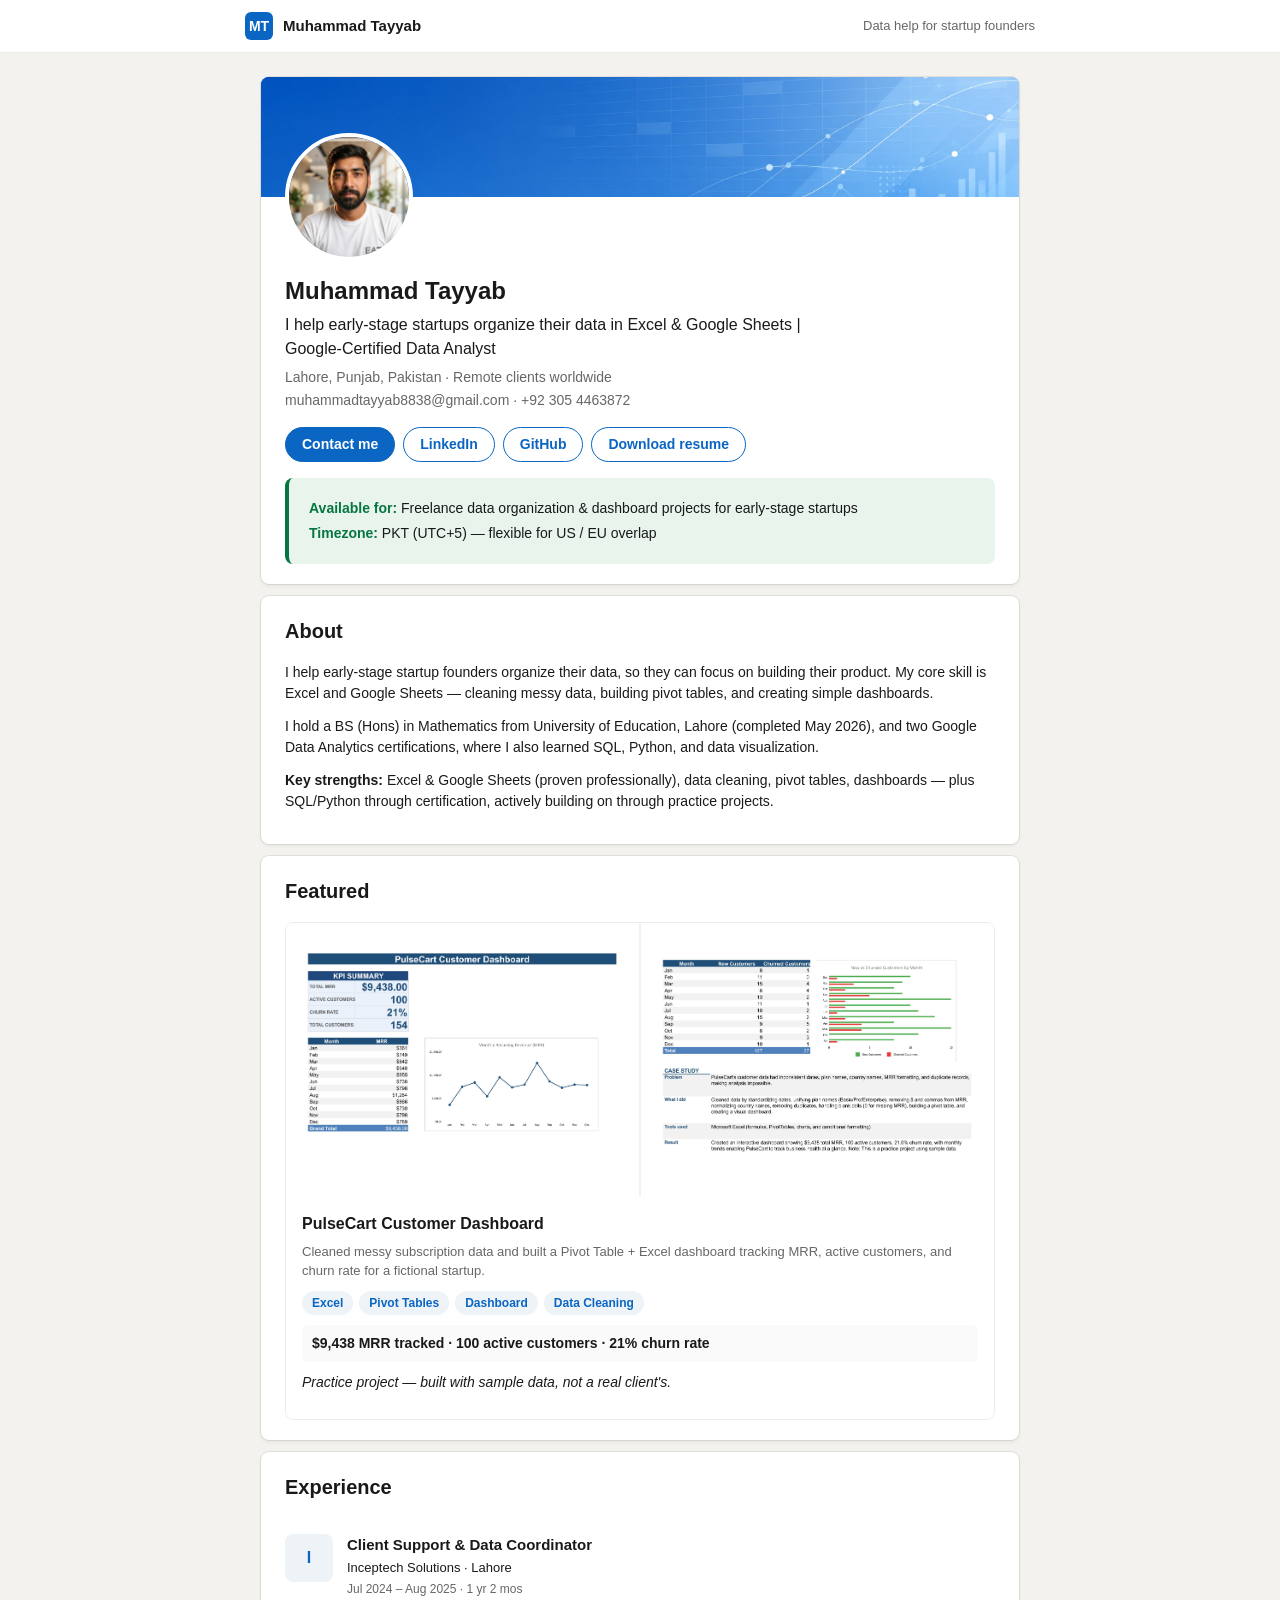
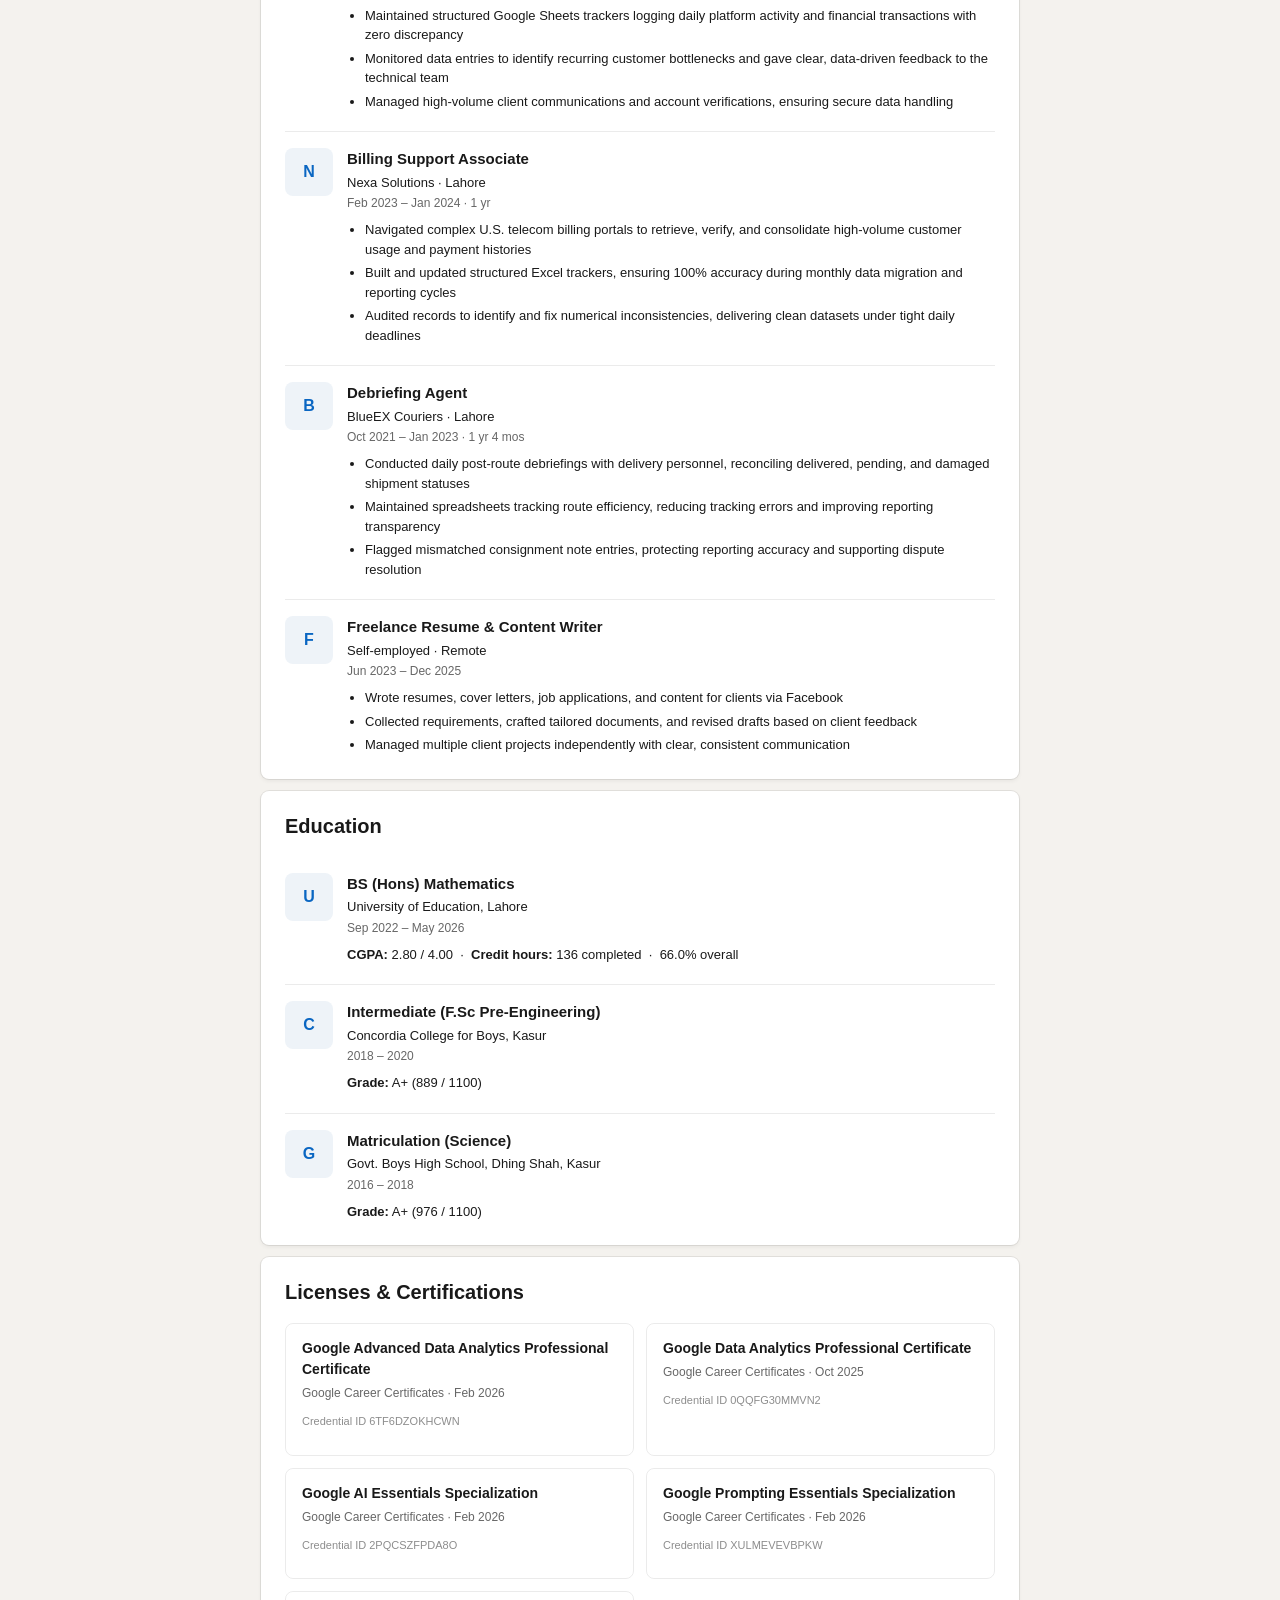
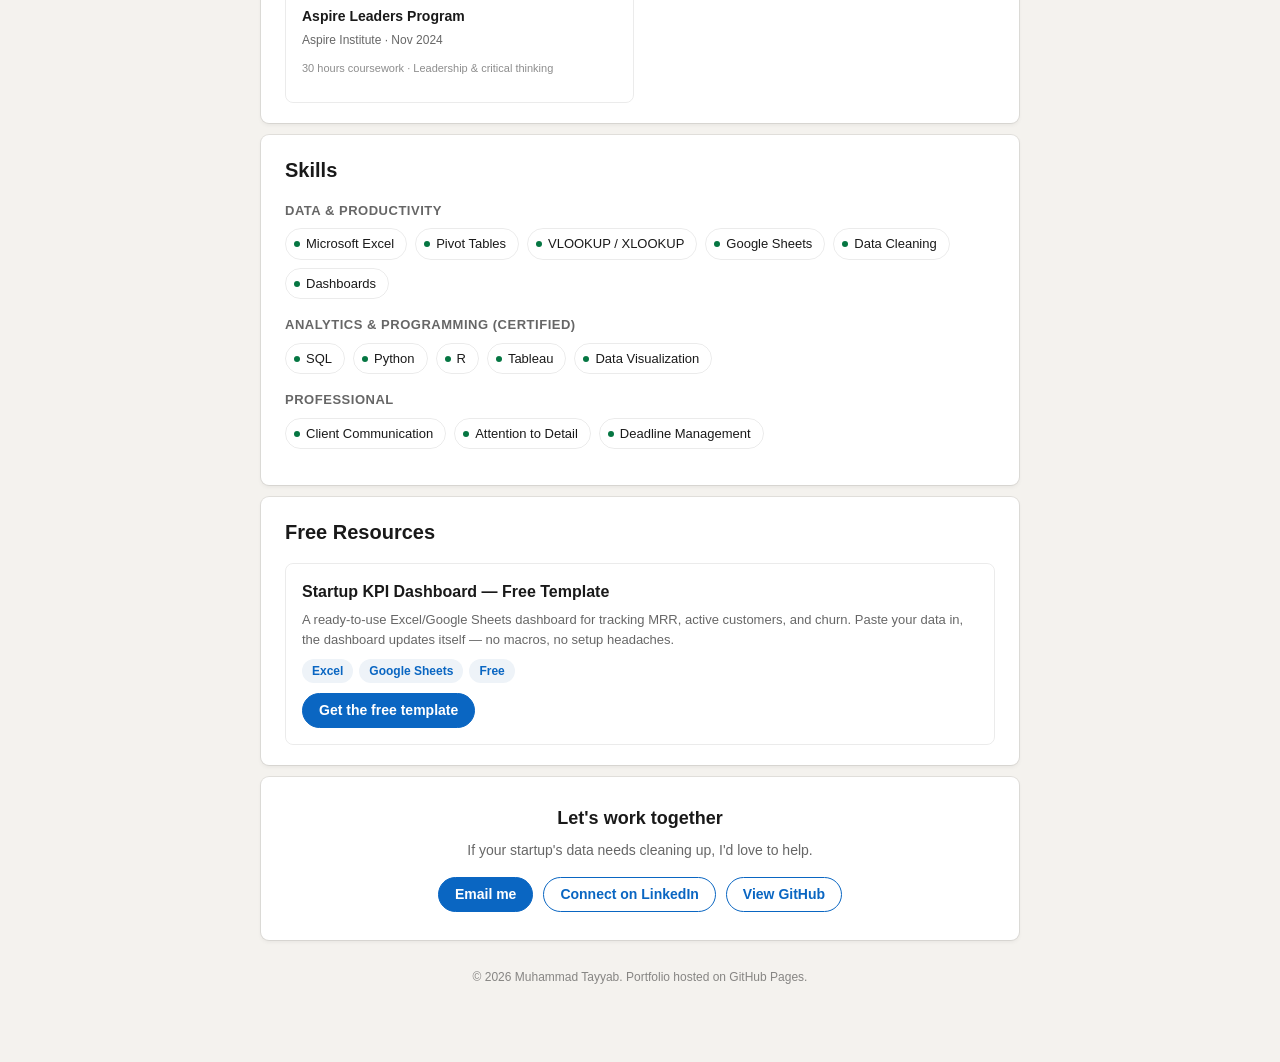
<file: index.html>
<!DOCTYPE html>
<html lang="en">
<head>
<meta charset="UTF-8">
<meta name="viewport" content="width=device-width, initial-scale=1.0">
<title>Muhammad Tayyab | Data Analyst for Startups</title>

<link rel="icon" type="image/x-icon" href="images/favicon.ico">
<link rel="icon" type="image/png" sizes="32x32" href="images/favicon-32x32.png">
<link rel="icon" type="image/png" sizes="16x16" href="images/favicon-16x16.png">
<link rel="apple-touch-icon" sizes="180x180" href="images/apple-touch-icon.png">
<link rel="icon" type="image/png" sizes="192x192" href="images/android-chrome-192x192.png">
<link rel="icon" type="image/png" sizes="512x512" href="images/android-chrome-512x512.png">
<link rel="manifest" href="images/site.webmanifest">
<meta name="theme-color" content="#0A66C2">

<link rel="stylesheet" href="style.css">

<meta name="description" content="Muhammad Tayyab — I help early-stage startup founders organize their data in Excel & Google Sheets. Google-Certified Data Analyst, based in Lahore, Pakistan, working with remote clients.">
<meta name="keywords" content="data analyst, Excel, Google Sheets, startup data, dashboards, freelance, Google Data Analytics">

<!-- Google Analytics -->
<script async src="https://www.googletagmanager.com/gtag/js?id=G-QWD6YD7MHE"></script>
<script>
  window.dataLayer = window.dataLayer || [];
  function gtag(){dataLayer.push(arguments);}
  gtag('js', new Date());
  gtag('config', 'G-QWD6YD7MHE');
</script>
</head>
<body>

<div class="topbar">
  <div class="topbar-inner">
    <div class="topbar-mark">MT</div>
    <div class="topbar-name">Muhammad Tayyab</div>
    <div class="topbar-tag">Data help for startup founders</div>
  </div>
</div>

<div class="wrap">

  <!-- Profile card -->
  <div class="card profile-card">
    <div class="banner"></div>
    <img class="profile-photo" src="images/profile.jpeg" alt="Muhammad Tayyab">
    <div class="profile-body">
      <h1>Muhammad Tayyab</h1>
      <p class="headline">I help early-stage startups organize their data in Excel &amp; Google Sheets | Google-Certified Data Analyst</p>
      <p class="meta-line">Lahore, Punjab, Pakistan · Remote clients worldwide</p>
      <p class="meta-line"><a href="mailto:muhammadtayyab8838@gmail.com">muhammadtayyab8838@gmail.com</a> · <a href="tel:+923054463872">+92 305 4463872</a></p>

      <div class="contact-row">
        <a class="pill-btn filled" href="mailto:muhammadtayyab8838@gmail.com?subject=Data%20help%20for%20our%20startup">Contact me</a>
        <a class="pill-btn" href="https://linkedin.com/in/muhammadtayyabfreelance" target="_blank">LinkedIn</a>
        <a class="pill-btn" href="https://github.com/tayyab-data" target="_blank">GitHub</a>
        <a class="pill-btn" href="assets/Muhammad_Tayyab_Resume.pdf" download>Download resume</a>
      </div>
    </div>

    <div class="open-to">
      <p><strong>Available for:</strong> Freelance data organization &amp; dashboard projects for early-stage startups</p>
      <p><strong>Timezone:</strong> PKT (UTC+5) — flexible for US / EU overlap</p>
    </div>
  </div>

  <!-- About -->
  <section class="card section about" id="about">
    <h2>About</h2>
    <p>I help early-stage startup founders organize their data, so they can focus on building their product. My core skill is Excel and Google Sheets — cleaning messy data, building pivot tables, and creating simple dashboards.</p>
    <p>I hold a BS (Hons) in Mathematics from University of Education, Lahore (completed May 2026), and two Google Data Analytics certifications, where I also learned SQL, Python, and data visualization.</p>
    <p class="strengths"><strong>Key strengths:</strong> Excel &amp; Google Sheets (proven professionally), data cleaning, pivot tables, dashboards — plus SQL/Python through certification, actively building on through practice projects.</p>
  </section>

  <!-- Featured projects -->
  <section class="card section" id="featured">
    <h2>Featured</h2>
    <div class="featured-grid">

      <div class="feature-card">
        <div class="feature-gallery">
          <img src="images/pulsecart-dashboard-1.jpg" alt="PulseCart dashboard: KPIs and MRR chart" onerror="this.style.display='none';">
          <img src="images/pulsecart-dashboard-2.jpg" alt="PulseCart dashboard: New vs Churned chart and case study" onerror="this.style.display='none';">
        </div>
        <div class="feature-body">
          <h3>PulseCart Customer Dashboard</h3>
          <p class="desc">Cleaned messy subscription data and built a Pivot Table + Excel dashboard tracking MRR, active customers, and churn rate for a fictional startup.</p>
          <div class="tag-row">
            <span class="tag">Excel</span>
            <span class="tag">Pivot Tables</span>
            <span class="tag">Dashboard</span>
            <span class="tag">Data Cleaning</span>
          </div>
          <p class="impact-line">$9,438 MRR tracked · 100 active customers · 21% churn rate</p>
          <p class="sample-note">Practice project — built with sample data, not a real client's.</p>
        </div>
      </div>

    </div>
  </section>

  <!-- Experience -->
  <section class="card section" id="experience">
    <h2>Experience</h2>

    <div class="exp-item">
      <div class="logo-box">I</div>
      <div class="exp-content">
        <h3>Client Support &amp; Data Coordinator</h3>
        <p class="org">Inceptech Solutions · Lahore</p>
        <p class="dates">Jul 2024 – Aug 2025 · 1 yr 2 mos</p>
        <ul>
          <li>Maintained structured Google Sheets trackers logging daily platform activity and financial transactions with zero discrepancy</li>
          <li>Monitored data entries to identify recurring customer bottlenecks and gave clear, data-driven feedback to the technical team</li>
          <li>Managed high-volume client communications and account verifications, ensuring secure data handling</li>
        </ul>
      </div>
    </div>

    <div class="exp-item">
      <div class="logo-box">N</div>
      <div class="exp-content">
        <h3>Billing Support Associate</h3>
        <p class="org">Nexa Solutions · Lahore</p>
        <p class="dates">Feb 2023 – Jan 2024 · 1 yr</p>
        <ul>
          <li>Navigated complex U.S. telecom billing portals to retrieve, verify, and consolidate high-volume customer usage and payment histories</li>
          <li>Built and updated structured Excel trackers, ensuring 100% accuracy during monthly data migration and reporting cycles</li>
          <li>Audited records to identify and fix numerical inconsistencies, delivering clean datasets under tight daily deadlines</li>
        </ul>
      </div>
    </div>

    <div class="exp-item">
      <div class="logo-box">B</div>
      <div class="exp-content">
        <h3>Debriefing Agent</h3>
        <p class="org">BlueEX Couriers · Lahore</p>
        <p class="dates">Oct 2021 – Jan 2023 · 1 yr 4 mos</p>
        <ul>
          <li>Conducted daily post-route debriefings with delivery personnel, reconciling delivered, pending, and damaged shipment statuses</li>
          <li>Maintained spreadsheets tracking route efficiency, reducing tracking errors and improving reporting transparency</li>
          <li>Flagged mismatched consignment note entries, protecting reporting accuracy and supporting dispute resolution</li>
        </ul>
      </div>
    </div>

    <div class="exp-item">
      <div class="logo-box">F</div>
      <div class="exp-content">
        <h3>Freelance Resume &amp; Content Writer</h3>
        <p class="org">Self-employed · Remote</p>
        <p class="dates">Jun 2023 – Dec 2025</p>
        <ul>
          <li>Wrote resumes, cover letters, job applications, and content for clients via Facebook</li>
          <li>Collected requirements, crafted tailored documents, and revised drafts based on client feedback</li>
          <li>Managed multiple client projects independently with clear, consistent communication</li>
        </ul>
      </div>
    </div>

  </section>

  <!-- Education -->
  <section class="card section" id="education">
    <h2>Education</h2>

    <div class="edu-item">
      <div class="logo-box">U</div>
      <div class="exp-content">
        <h3>BS (Hons) Mathematics</h3>
        <p class="org">University of Education, Lahore</p>
        <p class="dates">Sep 2022 – May 2026</p>
        <p style="font-size:13px; margin:4px 0;"><strong>CGPA:</strong> 2.80 / 4.00 &nbsp;·&nbsp; <strong>Credit hours:</strong> 136 completed &nbsp;·&nbsp; 66.0% overall</p>
      </div>
    </div>

    <div class="edu-item">
      <div class="logo-box">C</div>
      <div class="exp-content">
        <h3>Intermediate (F.Sc Pre-Engineering)</h3>
        <p class="org">Concordia College for Boys, Kasur</p>
        <p class="dates">2018 – 2020</p>
        <p style="font-size:13px; margin:4px 0;"><strong>Grade:</strong> A+ (889 / 1100)</p>
      </div>
    </div>

    <div class="edu-item">
      <div class="logo-box">G</div>
      <div class="exp-content">
        <h3>Matriculation (Science)</h3>
        <p class="org">Govt. Boys High School, Dhing Shah, Kasur</p>
        <p class="dates">2016 – 2018</p>
        <p style="font-size:13px; margin:4px 0;"><strong>Grade:</strong> A+ (976 / 1100)</p>
      </div>
    </div>

  </section>

  <!-- Licenses & Certifications -->
  <section class="card section" id="certifications">
    <h2>Licenses &amp; Certifications</h2>
    <div class="cert-grid">

      <div class="cert-card">
        <h3>Google Advanced Data Analytics Professional Certificate</h3>
        <p class="issuer">Google Career Certificates · Feb 2026</p>
        <p class="cert-id">Credential ID 6TF6DZOKHCWN</p>
      </div>

      <div class="cert-card">
        <h3>Google Data Analytics Professional Certificate</h3>
        <p class="issuer">Google Career Certificates · Oct 2025</p>
        <p class="cert-id">Credential ID 0QQFG30MMVN2</p>
      </div>

      <div class="cert-card">
        <h3>Google AI Essentials Specialization</h3>
        <p class="issuer">Google Career Certificates · Feb 2026</p>
        <p class="cert-id">Credential ID 2PQCSZFPDA8O</p>
      </div>

      <div class="cert-card">
        <h3>Google Prompting Essentials Specialization</h3>
        <p class="issuer">Google Career Certificates · Feb 2026</p>
        <p class="cert-id">Credential ID XULMEVEVBPKW</p>
      </div>

      <div class="cert-card">
        <h3>Aspire Leaders Program</h3>
        <p class="issuer">Aspire Institute · Nov 2024</p>
        <p class="cert-id">30 hours coursework · Leadership &amp; critical thinking</p>
      </div>

    </div>
  </section>

  <!-- Skills -->
  <section class="card section" id="skills">
    <h2>Skills</h2>

    <div class="skill-group">
      <h3>Data &amp; Productivity</h3>
      <div class="skill-pills">
        <span class="skill-pill"><span class="dot"></span>Microsoft Excel</span>
        <span class="skill-pill"><span class="dot"></span>Pivot Tables</span>
        <span class="skill-pill"><span class="dot"></span>VLOOKUP / XLOOKUP</span>
        <span class="skill-pill"><span class="dot"></span>Google Sheets</span>
        <span class="skill-pill"><span class="dot"></span>Data Cleaning</span>
        <span class="skill-pill"><span class="dot"></span>Dashboards</span>
      </div>
    </div>

    <div class="skill-group">
      <h3>Analytics &amp; Programming (certified)</h3>
      <div class="skill-pills">
        <span class="skill-pill"><span class="dot"></span>SQL</span>
        <span class="skill-pill"><span class="dot"></span>Python</span>
        <span class="skill-pill"><span class="dot"></span>R</span>
        <span class="skill-pill"><span class="dot"></span>Tableau</span>
        <span class="skill-pill"><span class="dot"></span>Data Visualization</span>
      </div>
    </div>

    <div class="skill-group">
      <h3>Professional</h3>
      <div class="skill-pills">
        <span class="skill-pill"><span class="dot"></span>Client Communication</span>
        <span class="skill-pill"><span class="dot"></span>Attention to Detail</span>
        <span class="skill-pill"><span class="dot"></span>Deadline Management</span>
      </div>
    </div>
  </section>

  <!-- Free Resources -->
<section class="card section" id="resources">
  <h2>Free Resources</h2>
  <div class="feature-card">
    <div class="feature-body">
      <h3>Startup KPI Dashboard — Free Template</h3>
      <p class="desc">A ready-to-use Excel/Google Sheets dashboard for tracking MRR, active customers, and churn. Paste your data in, the dashboard updates itself — no macros, no setup headaches.</p>
      <div class="tag-row">
        <span class="tag">Excel</span>
        <span class="tag">Google Sheets</span>
        <span class="tag">Free</span>
      </div>
      <div class="contact-row" style="margin-top:10px;">
        <a class="pill-btn filled" href="https://github.com/tayyab-data/startup-kpi-dashboard-template" target="_blank">Get the free template</a>
      </div>
    </div>
  </div>
</section>
  <!-- Footer / contact -->
  <section class="card footer-card" id="contact">
    <h2>Let's work together</h2>
    <p>If your startup's data needs cleaning up, I'd love to help.</p>
    <div class="footer-actions">
      <a class="pill-btn filled" href="mailto:muhammadtayyab8838@gmail.com?subject=Data%20help%20for%20our%20startup">Email me</a>
      <a class="pill-btn" href="https://linkedin.com/in/tayyab-data" target="_blank">Connect on LinkedIn</a>
      <a class="pill-btn" href="https://github.com/tayyab-data" target="_blank">View GitHub</a>
    </div>
  </section>

  <p class="foot-note">© 2026 Muhammad Tayyab. Portfolio hosted on GitHub Pages.</p>

</div>
</body>
</html>
</file>
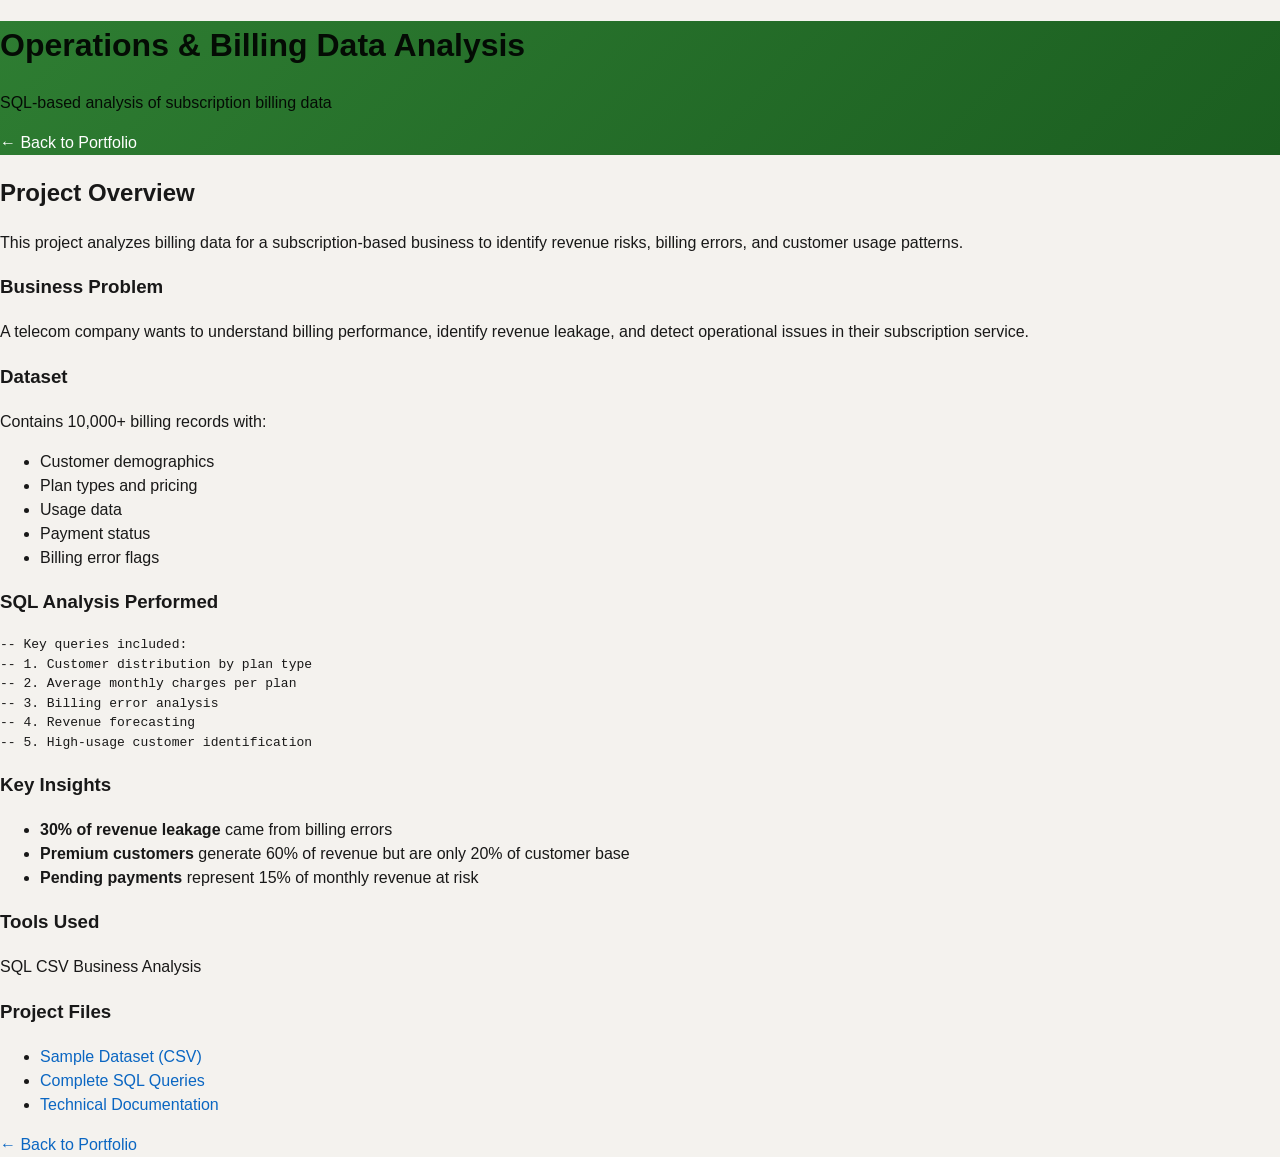
<file: projects/billing-analysis/index.html>
<!DOCTYPE html>
<html lang="en">
<head>
    <meta charset="UTF-8">
    <meta name="viewport" content="width=device-width, initial-scale=1.0">
    <title>Billing Analysis Project</title>
    <link rel="stylesheet" href="../../style.css">
</head>
<body>
    <header style="background: linear-gradient(135deg, #2e7d32, #1b5e20);">
        <h1>Operations & Billing Data Analysis</h1>
        <p>SQL-based analysis of subscription billing data</p>
        <a href="../../index.html" style="color: white;">← Back to Portfolio</a>
    </header>

    <section>
        <h2>Project Overview</h2>
        <p>This project analyzes billing data for a subscription-based business to identify revenue risks, billing errors, and customer usage patterns.</p>
        
        <h3>Business Problem</h3>
        <p>A telecom company wants to understand billing performance, identify revenue leakage, and detect operational issues in their subscription service.</p>
        
        <h3>Dataset</h3>
        <p>Contains 10,000+ billing records with:
        <ul>
            <li>Customer demographics</li>
            <li>Plan types and pricing</li>
            <li>Usage data</li>
            <li>Payment status</li>
            <li>Billing error flags</li>
        </ul>
        
        <h3>SQL Analysis Performed</h3>
        <pre><code>-- Key queries included:
-- 1. Customer distribution by plan type
-- 2. Average monthly charges per plan
-- 3. Billing error analysis
-- 4. Revenue forecasting
-- 5. High-usage customer identification</code></pre>
        
        <h3>Key Insights</h3>
        <ul>
            <li><strong>30% of revenue leakage</strong> came from billing errors</li>
            <li><strong>Premium customers</strong> generate 60% of revenue but are only 20% of customer base</li>
            <li><strong>Pending payments</strong> represent 15% of monthly revenue at risk</li>
        </ul>
        
        <h3>Tools Used</h3>
        <div class="tech">
            <span class="tech-tag">SQL</span>
            <span class="tech-tag">CSV</span>
            <span class="tech-tag">Business Analysis</span>
        </div>
        
        <h3>Project Files</h3>
        <ul>
            <li><a href="billing_data.csv">Sample Dataset (CSV)</a></li>
            <li><a href="sql_queries.sql">Complete SQL Queries</a></li>
            <li><a href="README.md">Technical Documentation</a></li>
        </ul>
        
        <a href="../../index.html" class="project-link">← Back to Portfolio</a>
    </section>
</body>
</html>
</file>
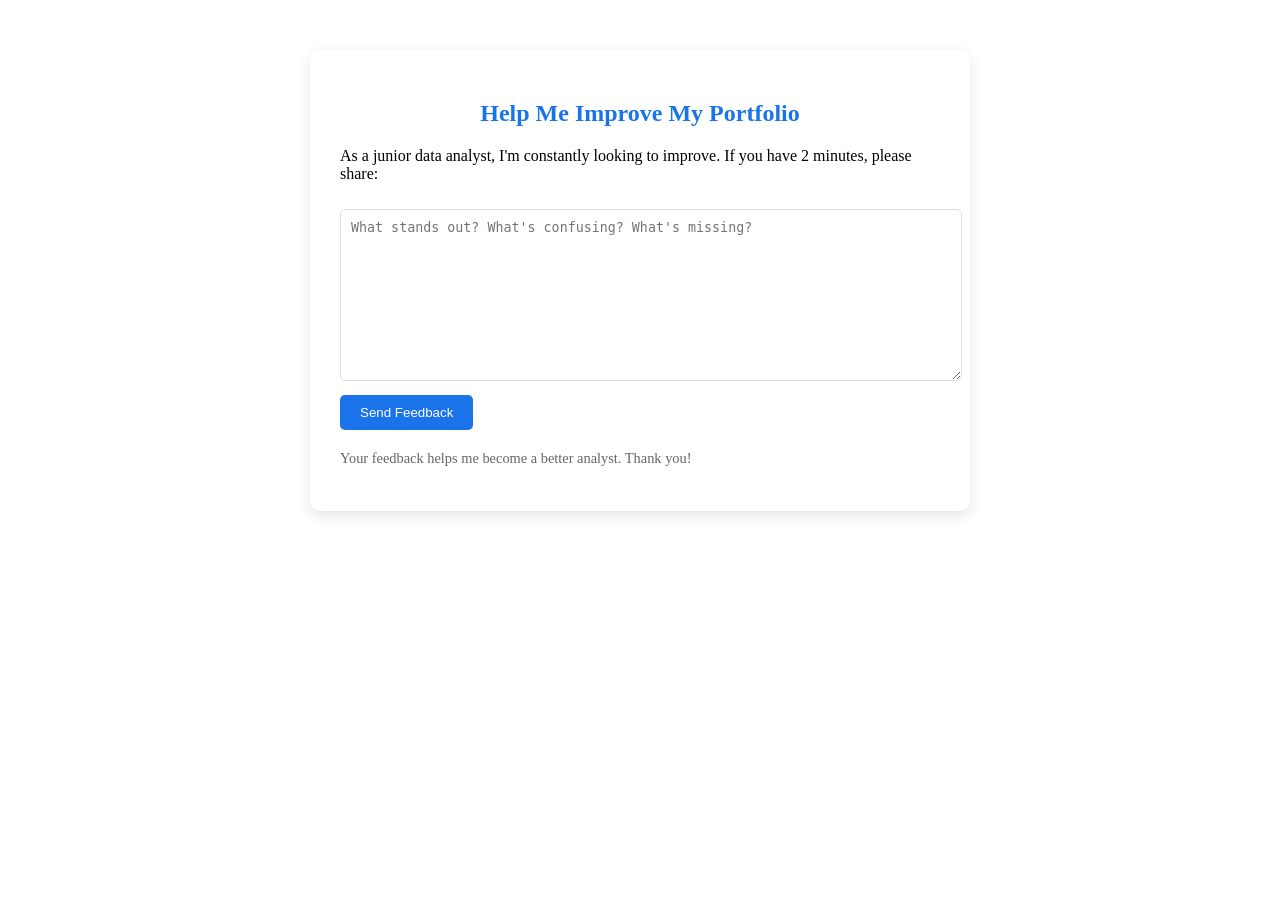
<file: feedback.html>
<!DOCTYPE html>
<html>
<head>
    <title>Feedback - My Portfolio</title>
    <style>
        .feedback-form {
            max-width: 600px;
            margin: 50px auto;
            padding: 30px;
            background: white;
            border-radius: 10px;
            box-shadow: 0 5px 15px rgba(0,0,0,0.1);
        }
        .feedback-form h2 {
            color: #1a73e8;
            text-align: center;
        }
        .feedback-form textarea {
            width: 100%;
            height: 150px;
            padding: 10px;
            margin: 10px 0;
            border: 1px solid #ddd;
            border-radius: 5px;
        }
        .feedback-form button {
            background: #1a73e8;
            color: white;
            padding: 10px 20px;
            border: none;
            border-radius: 5px;
            cursor: pointer;
        }
    </style>
</head>
<body>
    <div class="feedback-form">
        <h2>Help Me Improve My Portfolio</h2>
        <p>As a junior data analyst, I'm constantly looking to improve. If you have 2 minutes, please share:</p>
        <form action="mailto:muhammadtayyab8838@gmail.com" method="post" enctype="text/plain">
            <textarea name="feedback" placeholder="What stands out? What's confusing? What's missing?"></textarea>
            <br>
            <button type="submit">Send Feedback</button>
        </form>
        <p style="margin-top: 20px; font-size: 0.9em; color: #666;">
            Your feedback helps me become a better analyst. Thank you!
        </p>
    </div>
</body>
</html>
</file>
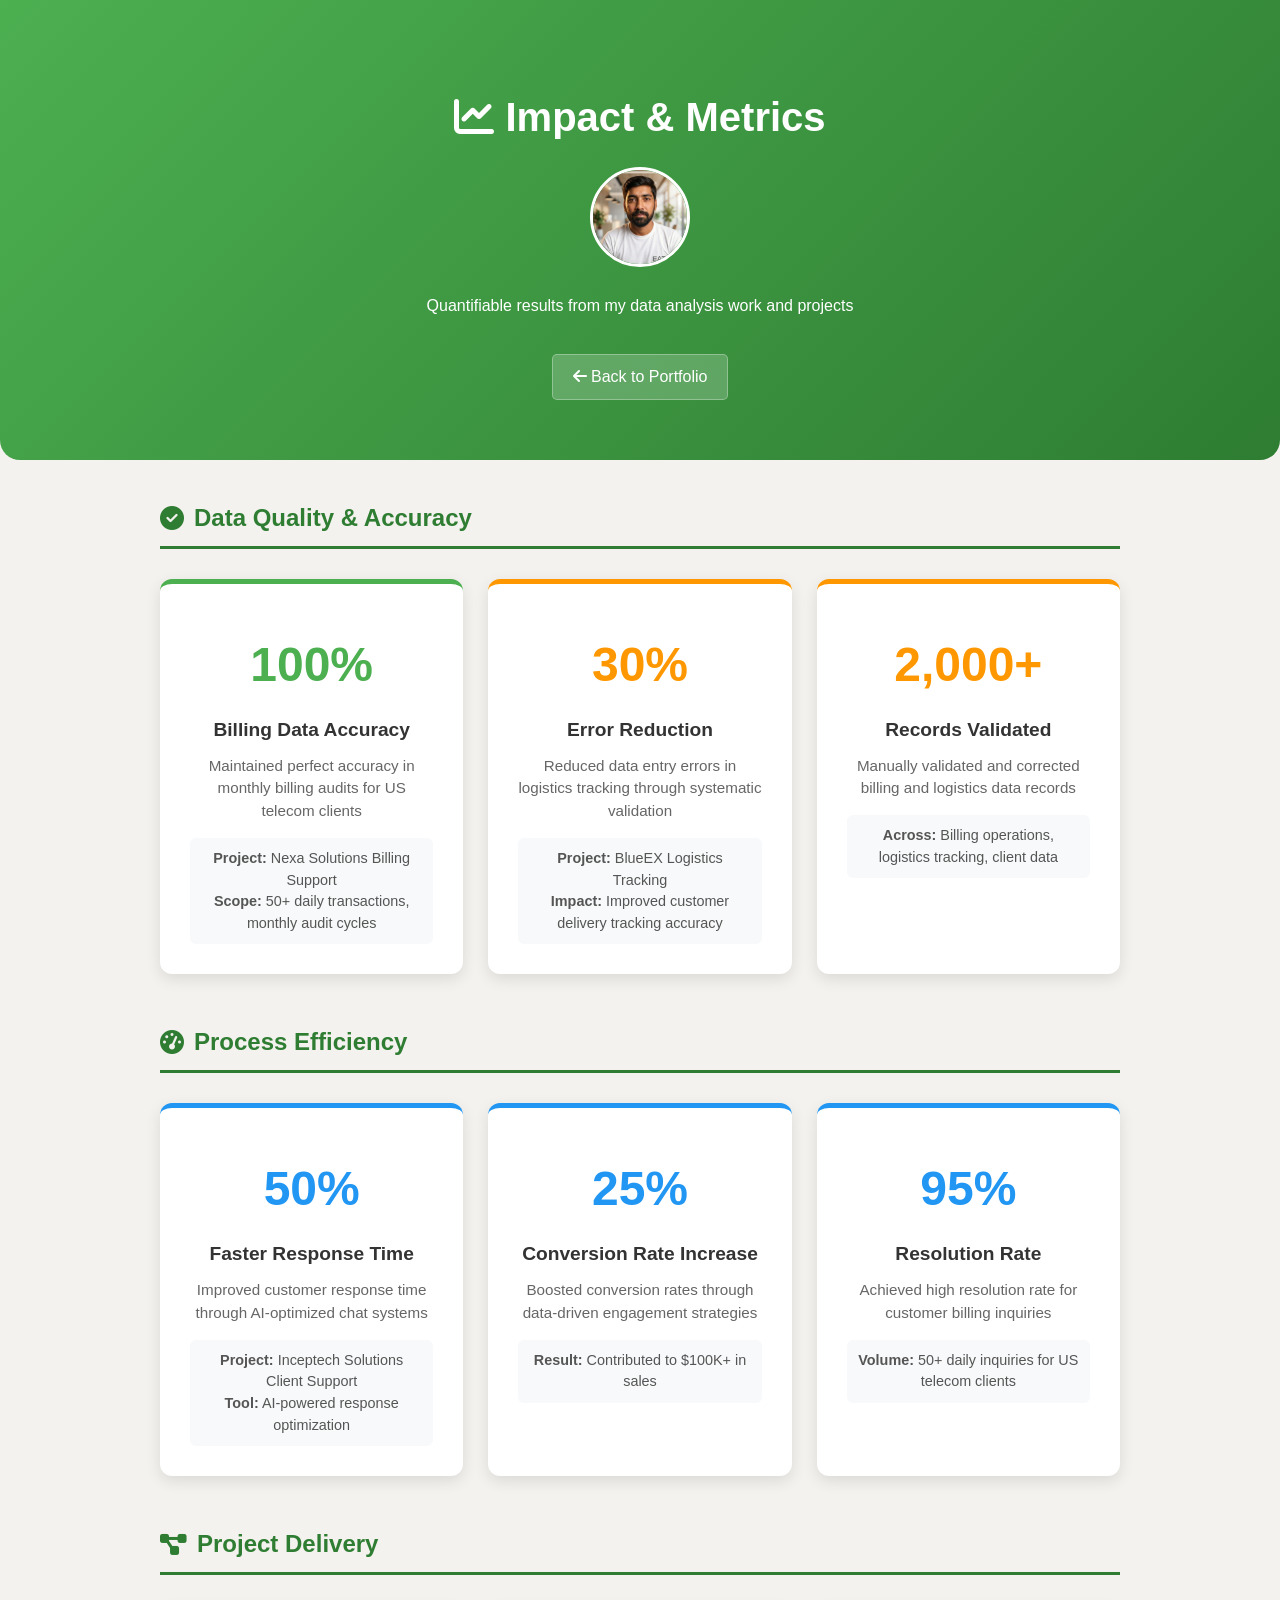
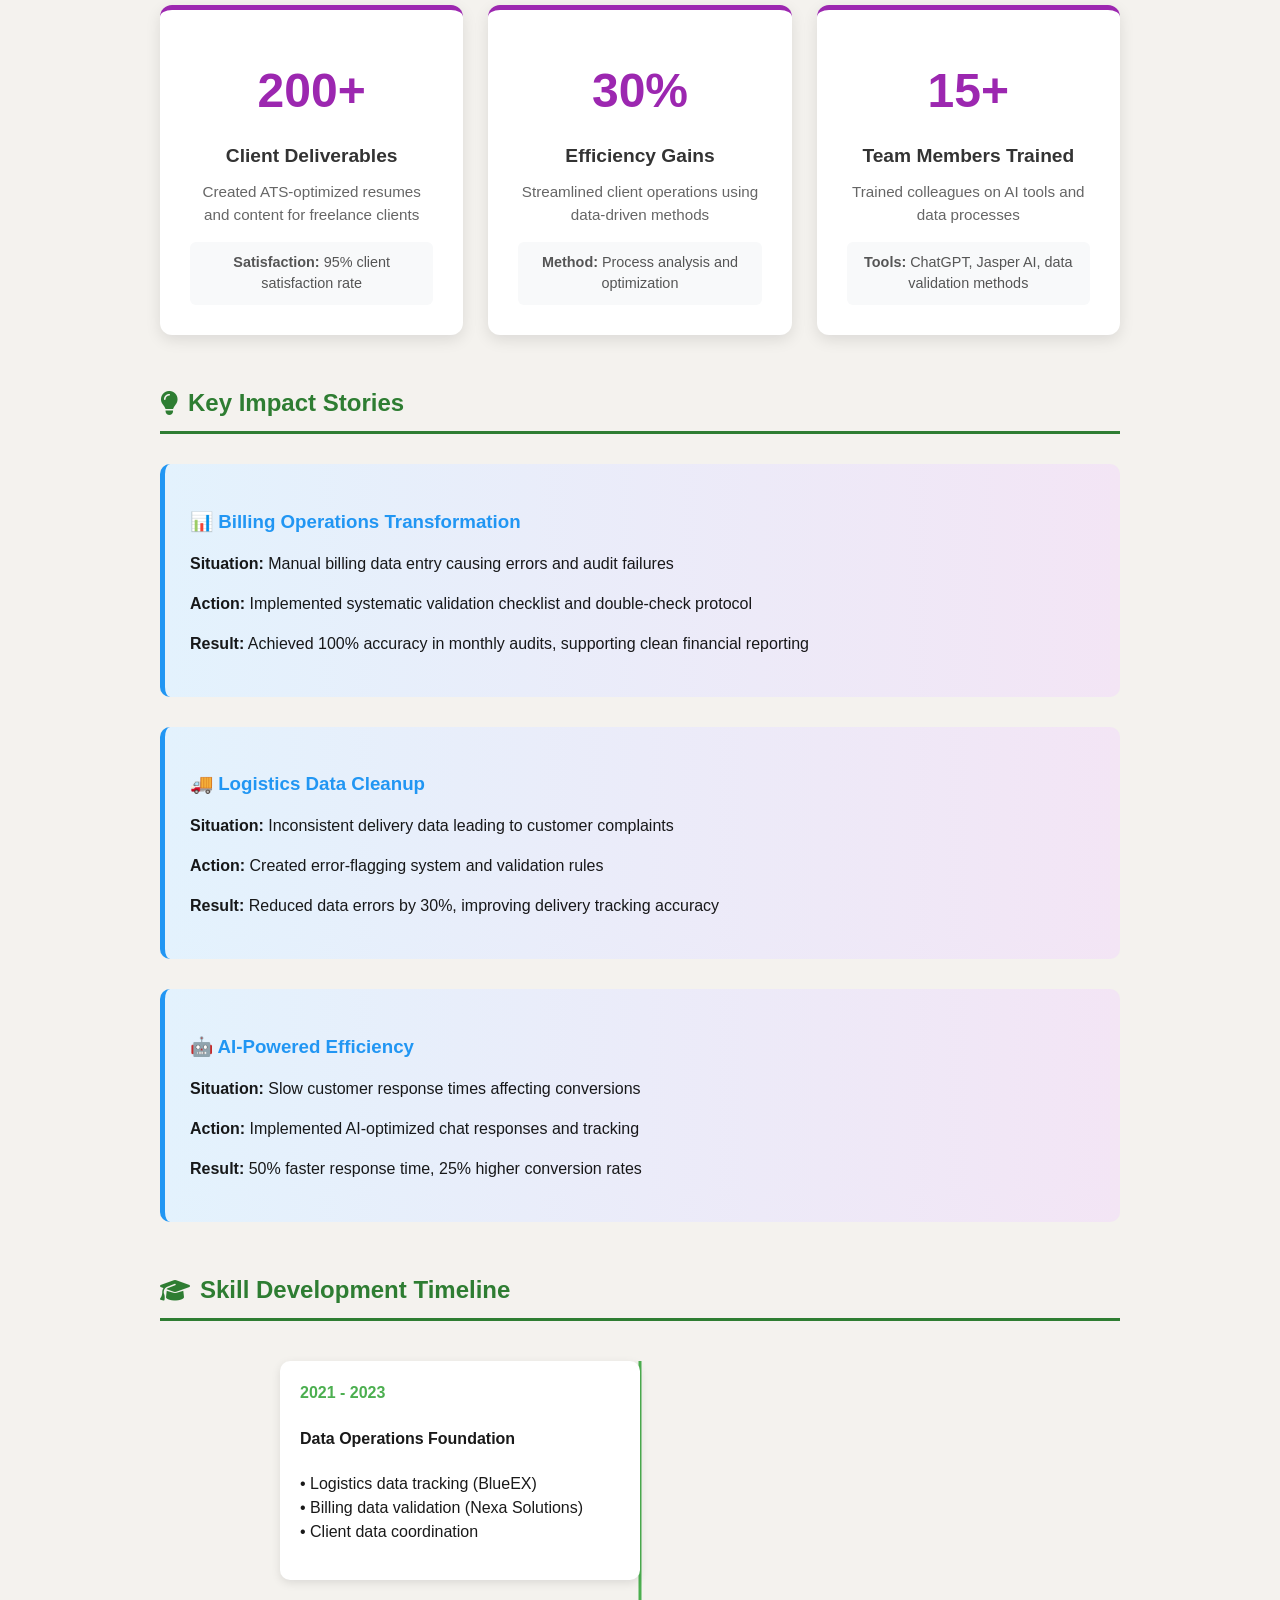
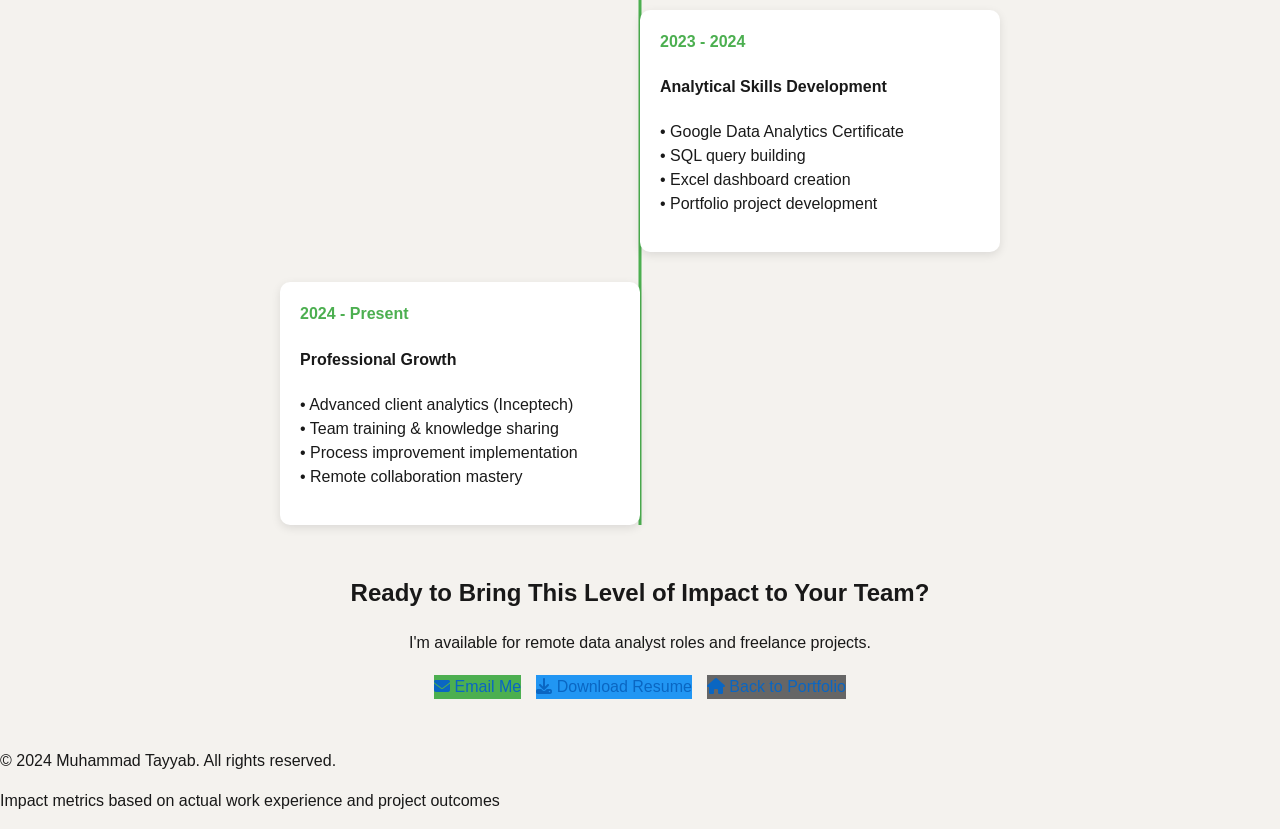
<file: metrics.html>
<!DOCTYPE html>
<html lang="en">
<head>
    <meta charset="UTF-8">
    <meta name="viewport" content="width=device-width, initial-scale=1.0">
    <title>Impact Metrics | Muhammad Tayyab - Data Analyst</title>
    
    <!-- Link to your existing CSS -->
    <link rel="stylesheet" href="style.css">
    
    <!-- Additional styles for this page -->
    <style>
        /* Page-specific styles */
        .metrics-hero {
            background: linear-gradient(135deg, #4CAF50, #2E7D32);
            color: white;
            padding: 60px 20px;
            text-align: center;
            border-radius: 0 0 20px 20px;
            margin-bottom: 40px;
        }
        
        .metrics-hero h1 {
            font-size: 2.5rem;
            margin-bottom: 10px;
        }
        
        .back-button {
            display: inline-block;
            margin-top: 20px;
            padding: 10px 20px;
            background: rgba(255, 255, 255, 0.2);
            color: white;
            text-decoration: none;
            border-radius: 5px;
            border: 1px solid rgba(255, 255, 255, 0.3);
        }
        
        .back-button:hover {
            background: rgba(255, 255, 255, 0.3);
        }
        
        /* Metrics Grid Layout */
        .metrics-container {
            max-width: 1000px;
            margin: 0 auto;
            padding: 0 20px;
        }
        
        .metrics-category {
            margin-bottom: 50px;
        }
        
        .metrics-category h2 {
            color: #2E7D32;
            border-bottom: 3px solid #2E7D32;
            padding-bottom: 10px;
            margin-bottom: 30px;
            display: flex;
            align-items: center;
            gap: 10px;
        }
        
        .metrics-category h2 i {
            font-size: 1.5rem;
        }
        
        .metrics-grid {
            display: grid;
            grid-template-columns: repeat(auto-fit, minmax(250px, 1fr));
            gap: 25px;
        }
        
        /* Individual Metric Cards */
        .metric-card {
            background: white;
            padding: 30px;
            border-radius: 12px;
            box-shadow: 0 5px 15px rgba(0,0,0,0.1);
            text-align: center;
            transition: transform 0.3s, box-shadow 0.3s;
            border-top: 5px solid;
        }
        
        .metric-card:hover {
            transform: translateY(-5px);
            box-shadow: 0 10px 25px rgba(0,0,0,0.15);
        }
        
        /* Different colors for different metric types */
        .accuracy { border-top-color: #4CAF50; }
        .efficiency { border-top-color: #2196F3; }
        .quality { border-top-color: #FF9800; }
        .growth { border-top-color: #9C27B0; }
        
        .metric-value {
            font-size: 3rem;
            font-weight: bold;
            margin: 15px 0;
        }
        
        .accuracy .metric-value { color: #4CAF50; }
        .efficiency .metric-value { color: #2196F3; }
        .quality .metric-value { color: #FF9800; }
        .growth .metric-value { color: #9C27B0; }
        
        .metric-title {
            font-size: 1.2rem;
            font-weight: 600;
            margin-bottom: 10px;
            color: #333;
        }
        
        .metric-description {
            color: #666;
            font-size: 0.95rem;
            line-height: 1.5;
        }
        
        .metric-context {
            margin-top: 15px;
            padding: 10px;
            background: #f8f9fa;
            border-radius: 6px;
            font-size: 0.9rem;
            color: #555;
        }
        
        /* Impact Stories Section */
        .impact-story {
            background: linear-gradient(to right, #E3F2FD, #F3E5F5);
            padding: 25px;
            border-radius: 10px;
            margin: 30px 0;
            border-left: 5px solid #2196F3;
        }
        
        .impact-story h3 {
            color: #2196F3;
            margin-bottom: 10px;
        }
        
        /* Timeline Visualization */
        .timeline {
            position: relative;
            max-width: 800px;
            margin: 40px auto;
        }
        
        .timeline::before {
            content: '';
            position: absolute;
            left: 50%;
            top: 0;
            bottom: 0;
            width: 3px;
            background: #4CAF50;
            transform: translateX(-50%);
        }
        
        .timeline-item {
            position: relative;
            margin: 30px 0;
            width: 45%;
            padding: 20px;
            background: white;
            border-radius: 10px;
            box-shadow: 0 3px 10px rgba(0,0,0,0.1);
        }
        
        .timeline-item:nth-child(odd) {
            margin-left: 5%;
        }
        
        .timeline-item:nth-child(even) {
            margin-left: 50%;
        }
        
        .timeline-date {
            font-weight: bold;
            color: #4CAF50;
            margin-bottom: 5px;
        }
        
        /* Mobile Responsive */
        @media (max-width: 768px) {
            .metrics-hero h1 {
                font-size: 2rem;
            }
            
            .metrics-grid {
                grid-template-columns: 1fr;
            }
            
            .timeline::before {
                left: 20px;
            }
            
            .timeline-item {
                width: calc(100% - 50px);
                margin-left: 50px !important;
            }
        }
    </style>
    
    <!-- Font Awesome for icons -->
    <link rel="stylesheet" href="https://cdnjs.cloudflare.com/ajax/libs/font-awesome/6.4.0/css/all.min.css">
</head>
<body>
    <!-- Hero Section -->
    <div class="metrics-hero">
        <div class="metrics-container">
            <h1><i class="fas fa-chart-line"></i> Impact & Metrics</h1>

                 <!-- Add profile photo -->
             <div style="margin: 20px auto; text-align: center;">
              <img src="images/profile.jpg.jpeg" 
              alt="Muhammad Tayyab"
         style="width: 100px; 
                height: 100px; 
                border-radius: 50%; 
                border: 3px solid white;">
        </div>
            <p>Quantifiable results from my data analysis work and projects</p>
            <a href="index.html" class="back-button">
                <i class="fas fa-arrow-left"></i> Back to Portfolio
            </a>
        </div>
    </div>

    <div class="metrics-container">
        <!-- DATA QUALITY METRICS -->
        <section class="metrics-category">
            <h2><i class="fas fa-check-circle"></i> Data Quality & Accuracy</h2>
            
            <div class="metrics-grid">
                <!-- Metric 1 -->
                <div class="metric-card accuracy">
                    <div class="metric-value">100%</div>
                    <div class="metric-title">Billing Data Accuracy</div>
                    <div class="metric-description">
                        Maintained perfect accuracy in monthly billing audits for US telecom clients
                    </div>
                    <div class="metric-context">
                        <strong>Project:</strong> Nexa Solutions Billing Support<br>
                        <strong>Scope:</strong> 50+ daily transactions, monthly audit cycles
                    </div>
                </div>
                
                <!-- Metric 2 -->
                <div class="metric-card quality">
                    <div class="metric-value">30%</div>
                    <div class="metric-title">Error Reduction</div>
                    <div class="metric-description">
                        Reduced data entry errors in logistics tracking through systematic validation
                    </div>
                    <div class="metric-context">
                        <strong>Project:</strong> BlueEX Logistics Tracking<br>
                        <strong>Impact:</strong> Improved customer delivery tracking accuracy
                    </div>
                </div>
                
                <!-- Metric 3 -->
                <div class="metric-card quality">
                    <div class="metric-value">2,000+</div>
                    <div class="metric-title">Records Validated</div>
                    <div class="metric-description">
                        Manually validated and corrected billing and logistics data records
                    </div>
                    <div class="metric-context">
                        <strong>Across:</strong> Billing operations, logistics tracking, client data
                    </div>
                </div>
            </div>
        </section>

        <!-- PROCESS EFFICIENCY METRICS -->
        <section class="metrics-category">
            <h2><i class="fas fa-tachometer-alt"></i> Process Efficiency</h2>
            
            <div class="metrics-grid">
                <!-- Metric 4 -->
                <div class="metric-card efficiency">
                    <div class="metric-value">50%</div>
                    <div class="metric-title">Faster Response Time</div>
                    <div class="metric-description">
                        Improved customer response time through AI-optimized chat systems
                    </div>
                    <div class="metric-context">
                        <strong>Project:</strong> Inceptech Solutions Client Support<br>
                        <strong>Tool:</strong> AI-powered response optimization
                    </div>
                </div>
                
                <!-- Metric 5 -->
                <div class="metric-card efficiency">
                    <div class="metric-value">25%</div>
                    <div class="metric-title">Conversion Rate Increase</div>
                    <div class="metric-description">
                        Boosted conversion rates through data-driven engagement strategies
                    </div>
                    <div class="metric-context">
                        <strong>Result:</strong> Contributed to $100K+ in sales
                    </div>
                </div>
                
                <!-- Metric 6 -->
                <div class="metric-card efficiency">
                    <div class="metric-value">95%</div>
                    <div class="metric-title">Resolution Rate</div>
                    <div class="metric-description">
                        Achieved high resolution rate for customer billing inquiries
                    </div>
                    <div class="metric-context">
                        <strong>Volume:</strong> 50+ daily inquiries for US telecom clients
                    </div>
                </div>
            </div>
        </section>

        <!-- PROJECT DELIVERY METRICS -->
        <section class="metrics-category">
            <h2><i class="fas fa-project-diagram"></i> Project Delivery</h2>
            
            <div class="metrics-grid">
                <!-- Metric 7 -->
                <div class="metric-card growth">
                    <div class="metric-value">200+</div>
                    <div class="metric-title">Client Deliverables</div>
                    <div class="metric-description">
                        Created ATS-optimized resumes and content for freelance clients
                    </div>
                    <div class="metric-context">
                        <strong>Satisfaction:</strong> 95% client satisfaction rate
                    </div>
                </div>
                
                <!-- Metric 8 -->
                <div class="metric-card growth">
                    <div class="metric-value">30%</div>
                    <div class="metric-title">Efficiency Gains</div>
                    <div class="metric-description">
                        Streamlined client operations using data-driven methods
                    </div>
                    <div class="metric-context">
                        <strong>Method:</strong> Process analysis and optimization
                    </div>
                </div>
                
                <!-- Metric 9 -->
                <div class="metric-card growth">
                    <div class="metric-value">15+</div>
                    <div class="metric-title">Team Members Trained</div>
                    <div class="metric-description">
                        Trained colleagues on AI tools and data processes
                    </div>
                    <div class="metric-context">
                        <strong>Tools:</strong> ChatGPT, Jasper AI, data validation methods
                    </div>
                </div>
            </div>
        </section>

        <!-- IMPACT STORIES -->
        <section class="metrics-category">
            <h2><i class="fas fa-lightbulb"></i> Key Impact Stories</h2>
            
            <div class="impact-story">
                <h3>📊 Billing Operations Transformation</h3>
                <p><strong>Situation:</strong> Manual billing data entry causing errors and audit failures</p>
                <p><strong>Action:</strong> Implemented systematic validation checklist and double-check protocol</p>
                <p><strong>Result:</strong> Achieved 100% accuracy in monthly audits, supporting clean financial reporting</p>
            </div>
            
            <div class="impact-story">
                <h3>🚚 Logistics Data Cleanup</h3>
                <p><strong>Situation:</strong> Inconsistent delivery data leading to customer complaints</p>
                <p><strong>Action:</strong> Created error-flagging system and validation rules</p>
                <p><strong>Result:</strong> Reduced data errors by 30%, improving delivery tracking accuracy</p>
            </div>
            
            <div class="impact-story">
                <h3>🤖 AI-Powered Efficiency</h3>
                <p><strong>Situation:</strong> Slow customer response times affecting conversions</p>
                <p><strong>Action:</strong> Implemented AI-optimized chat responses and tracking</p>
                <p><strong>Result:</strong> 50% faster response time, 25% higher conversion rates</p>
            </div>
        </section>

        <!-- SKILL DEVELOPMENT TIMELINE -->
        <section class="metrics-category">
            <h2><i class="fas fa-graduation-cap"></i> Skill Development Timeline</h2>
            
            <div class="timeline">
                <div class="timeline-item">
                    <div class="timeline-date">2021 - 2023</div>
                    <h4>Data Operations Foundation</h4>
                    <p>• Logistics data tracking (BlueEX)<br>
                       • Billing data validation (Nexa Solutions)<br>
                       • Client data coordination</p>
                </div>
                
                <div class="timeline-item">
                    <div class="timeline-date">2023 - 2024</div>
                    <h4>Analytical Skills Development</h4>
                    <p>• Google Data Analytics Certificate<br>
                       • SQL query building<br>
                       • Excel dashboard creation<br>
                       • Portfolio project development</p>
                </div>
                
                <div class="timeline-item">
                    <div class="timeline-date">2024 - Present</div>
                    <h4>Professional Growth</h4>
                    <p>• Advanced client analytics (Inceptech)<br>
                       • Team training & knowledge sharing<br>
                       • Process improvement implementation<br>
                       • Remote collaboration mastery</p>
                </div>
            </div>
        </section>

        <!-- CALL TO ACTION -->
        <section style="text-align: center; margin: 50px 0;">
            <h2>Ready to Bring This Level of Impact to Your Team?</h2>
            <p style="margin: 20px 0;">I'm available for remote data analyst roles and freelance projects.</p>
            <div style="display: flex; gap: 15px; justify-content: center; flex-wrap: wrap;">
                <a href="mailto:muhammadtayyab8838@gmail.com" class="contact-btn" style="background: #4CAF50;">
                    <i class="fas fa-envelope"></i> Email Me
                </a>
                <a href="Muhammad_Tayyab_Data_Analyst_Remote.pdf" class="contact-btn" style="background: #2196F3;">
                    <i class="fas fa-download"></i> Download Resume
                </a>
                <a href="index.html" class="contact-btn" style="background: #666;">
                    <i class="fas fa-home"></i> Back to Portfolio
                </a>
            </div>
        </section>
    </div>

    <!-- Footer -->
    <footer style="margin-top: 50px;">
        <p>© 2024 Muhammad Tayyab. All rights reserved.</p>
        <p>Impact metrics based on actual work experience and project outcomes</p>
    </footer>
</body>
</html>
</file>
<file: style.css>
/* ============================================
   Muhammad Tayyab — Portfolio
   Theme: LinkedIn's visual language (colors, card
   layout, typography) — not a literal clone of
   LinkedIn's product chrome, logo, or nav.
   ============================================ */

:root {
  --li-blue: #0A66C2;
  --li-blue-dark: #004182;
  --li-blue-tint: #EEF3F8;
  --li-bg: #F4F2EE;
  --li-card: #FFFFFF;
  --li-text: rgba(0,0,0,0.9);
  --li-text-secondary: rgba(0,0,0,0.6);
   
  --li-text-tertiary: rgba(0,0,0,0.45);
  --li-border: rgba(0,0,0,0.08);
  --li-green: #057642;
  --li-green-bg: #E9F5EC;
  --radius: 8px;
  --shadow: 0 0 0 1px rgba(0,0,0,0.08), 0 2px 4px rgba(0,0,0,0.06);
  --shadow-hover: 0 0 0 1px rgba(0,0,0,0.08), 0 4px 12px rgba(0,0,0,0.12);
  --font: -apple-system, BlinkMacSystemFont, "Segoe UI", Roboto, Helvetica, Arial, sans-serif;
}

* { box-sizing: border-box; }

body {
  margin: 0;
  font-family: var(--font);
  background: var(--li-bg);
  color: var(--li-text);
  line-height: 1.5;
  -webkit-font-smoothing: antialiased;
}

a { color: var(--li-blue); text-decoration: none; }
a:hover { text-decoration: underline; }

.wrap {
  max-width: 790px;
  margin: 0 auto;
  padding: 24px 16px 64px;
}

/* ---------- Top identity bar ---------- */
.topbar {
  background: var(--li-card);
  border-bottom: 1px solid var(--li-border);
  padding: 12px 16px;
  display: flex;
  align-items: center;
  justify-content: center;
  position: sticky;
  top: 0;
  z-index: 10;
}
.topbar-inner {
  max-width: 790px;
  width: 100%;
  display: flex;
  align-items: center;
  gap: 10px;
}
.topbar-mark {
  width: 28px;
  height: 28px;
  border-radius: 6px;
  background: var(--li-blue);
  color: #fff;
  display: flex;
  align-items: center;
  justify-content: center;
  font-weight: 700;
  font-size: 14px;
  flex-shrink: 0;
}
.topbar-name {
  font-weight: 600;
  font-size: 15px;
}
.topbar-tag {
  color: var(--li-text-secondary);
  font-size: 13px;
  margin-left: auto;
  display: none;
}
@media (min-width: 560px) {
  .topbar-tag { display: block; }
}

/* ---------- Card base ---------- */
.card {
  background: var(--li-card);
  border-radius: var(--radius);
  box-shadow: var(--shadow);
  margin-bottom: 12px;
  overflow: hidden;
}

/* ---------- Profile header card ---------- */
.profile-card { padding: 0 0 20px; }
.banner {
  height: 120px;
  background:
    url('images/cover-banner.jpg') center/cover no-repeat,
    linear-gradient(120deg, #0A66C2 0%, #2E8BC9 45%, #6FB1E0 100%);
}
.profile-photo {
  width: 128px;
  height: 128px;
  border-radius: 50%;
  border: 4px solid #fff;
  object-fit: cover;
  margin-top: -64px;
  margin-left: 24px;
  display: block;
  background: #fff;
}
.profile-body { padding: 12px 24px 0; }
.profile-body h1 {
  margin: 0 0 4px;
  font-size: 24px;
  font-weight: 700;
}
.headline {
  font-size: 16px;
  color: var(--li-text);
  margin: 0 0 6px;
  max-width: 560px;
}
.meta-line {
  font-size: 14px;
  color: var(--li-text-secondary);
  margin: 2px 0;
}
.meta-line a { color: var(--li-text-secondary); }

.contact-row {
  display: flex;
  flex-wrap: wrap;
  gap: 8px;
  margin-top: 16px;
}
.pill-btn {
  display: inline-flex;
  align-items: center;
  gap: 6px;
  padding: 6px 16px;
  border-radius: 20px;
  font-size: 14px;
  font-weight: 600;
  border: 1px solid var(--li-blue);
  color: var(--li-blue);
  background: #fff;
}
.pill-btn:hover { background: var(--li-blue-tint); text-decoration: none; }
.pill-btn.filled {
  background: var(--li-blue);
  color: #fff;
}
.pill-btn.filled:hover { background: var(--li-blue-dark); }

/* ---------- Open-to / highlight card ---------- */
.open-to {
  background: var(--li-green-bg);
  border-left: 4px solid var(--li-green);
  border-radius: var(--radius);
  padding: 16px 20px;
  margin: 16px 24px 0;
}
.open-to p { margin: 4px 0; font-size: 14px; }
.open-to strong { color: var(--li-green); }

/* ---------- Section cards ---------- */
.section { padding: 20px 24px; }
.section h2 {
  font-size: 20px;
  font-weight: 700;
  margin: 0 0 16px;
  color: var(--li-text);
}
.section p { font-size: 14px; color: var(--li-text); }

/* ---------- About ---------- */
.about p { margin: 0 0 12px; }
.strengths { font-size: 14px; }

/* ---------- Featured / projects ---------- */
.featured-grid {
  display: grid;
  grid-template-columns: 1fr;
  gap: 16px;
}
.feature-card {
  border: 1px solid var(--li-border);
  border-radius: var(--radius);
  overflow: hidden;
  transition: box-shadow 0.15s ease;
}
.feature-card:hover { box-shadow: var(--shadow-hover); }
.feature-thumb {
  width: 100%;
  aspect-ratio: 16/8;
  background: linear-gradient(135deg, var(--li-blue-tint), #DCE9F5);
  display: flex;
  align-items: center;
  justify-content: center;
  color: var(--li-blue);
  font-size: 14px;
  font-weight: 600;
  overflow: hidden;
}
.feature-thumb img { width: 100%; height: 100%; object-fit: cover; }

.feature-gallery {
  display: grid;
  grid-template-columns: 1fr 1fr;
  gap: 2px;
  background: var(--li-blue-tint);
}
.feature-gallery img {
  width: 100%;
  height: auto;
  display: block;
  object-fit: contain;
  background: #fff;
}
@media (max-width: 520px) {
  .feature-gallery { grid-template-columns: 1fr; }
}
.feature-body { padding: 16px; }
.feature-body h3 { margin: 0 0 6px; font-size: 16px; }
.feature-body p.desc { margin: 0 0 10px; font-size: 13px; color: var(--li-text-secondary); }
.tag-row { display: flex; flex-wrap: wrap; gap: 6px; margin-bottom: 10px; }
.tag {
  background: var(--li-blue-tint);
  color: var(--li-blue);
  font-size: 12px;
  font-weight: 600;
  padding: 3px 10px;
  border-radius: 12px;
}
.impact-line {
  font-size: 13px;
  font-weight: 600;
  color: var(--li-text);
  background: #FAFAFA;
  border-radius: 6px;
  padding: 8px 10px;
  margin: 0 0 10px;
}
.sample-note {
  font-size: 12px;
  color: var(--li-text-tertiary);
  font-style: italic;
  margin: 0 0 10px;
}

/* ---------- Experience / Education items ---------- */
.exp-item, .edu-item {
  display: flex;
  gap: 14px;
  padding: 16px 0;
  border-bottom: 1px solid var(--li-border);
}
.exp-item:last-child, .edu-item:last-child { border-bottom: none; padding-bottom: 0; }
.exp-item:first-child, .edu-item:first-child { padding-top: 0; }
.logo-box {
  width: 48px;
  height: 48px;
  border-radius: 8px;
  background: var(--li-blue-tint);
  color: var(--li-blue);
  display: flex;
  align-items: center;
  justify-content: center;
  font-weight: 700;
  font-size: 16px;
  flex-shrink: 0;
}
.exp-content h3 { margin: 0; font-size: 15px; font-weight: 600; }
.exp-content .org { font-size: 13px; color: var(--li-text); margin: 2px 0; }
.exp-content .dates { font-size: 12px; color: var(--li-text-secondary); margin: 0 0 8px; }
.exp-content ul { margin: 0; padding-left: 18px; font-size: 13px; color: var(--li-text); }
.exp-content li { margin-bottom: 4px; }

/* ---------- Certifications ---------- */
.cert-grid {
  display: grid;
  grid-template-columns: 1fr;
  gap: 12px;
}
@media (min-width: 600px) {
  .cert-grid { grid-template-columns: 1fr 1fr; }
}
.cert-card {
  border: 1px solid var(--li-border);
  border-radius: var(--radius);
  padding: 14px 16px;
}
.cert-card h3 { margin: 0 0 4px; font-size: 14px; }
.cert-card .issuer { font-size: 12px; color: var(--li-text-secondary); margin: 0 0 6px; }
.cert-card .cert-id { font-size: 11px; color: var(--li-text-tertiary); }

/* ---------- Skills ---------- */
.skill-group { margin-bottom: 16px; }
.skill-group h3 {
  font-size: 13px;
  text-transform: uppercase;
  letter-spacing: 0.04em;
  color: var(--li-text-secondary);
  margin: 0 0 8px;
}
.skill-pills { display: flex; flex-wrap: wrap; gap: 8px; }
.skill-pill {
  display: flex;
  align-items: center;
  gap: 6px;
  border: 1px solid var(--li-border);
  border-radius: 16px;
  padding: 5px 12px 5px 8px;
  font-size: 13px;
}
.skill-pill .dot {
  width: 6px; height: 6px; border-radius: 50%;
  background: var(--li-green);
}

/* ---------- Footer / contact ---------- */
.footer-card { text-align: center; padding: 28px 24px; }
.footer-card h2 { font-size: 18px; margin: 0 0 8px; }
.footer-card p { color: var(--li-text-secondary); font-size: 14px; margin: 0 0 16px; }
.footer-actions { display: flex; flex-wrap: wrap; gap: 10px; justify-content: center; }
.foot-note {
  text-align: center;
  font-size: 12px;
  color: var(--li-text-tertiary);
  padding: 16px 0 0;
}

/* ---------- Responsive ---------- */
@media (max-width: 480px) {
  .profile-photo { width: 96px; height: 96px; margin-top: -48px; margin-left: 16px; }
  .profile-body, .open-to, .section { padding-left: 16px; padding-right: 16px; }
  .open-to { margin-left: 16px; margin-right: 16px; }
  .banner { height: 90px; }
  .profile-body h1 { font-size: 20px; }
}

/* ---------- Accessibility ---------- */
a:focus-visible, .pill-btn:focus-visible {
  outline: 2px solid var(--li-blue-dark);
  outline-offset: 2px;
}
@media (prefers-reduced-motion: reduce) {
  * { transition: none !important; }
}
</file>
